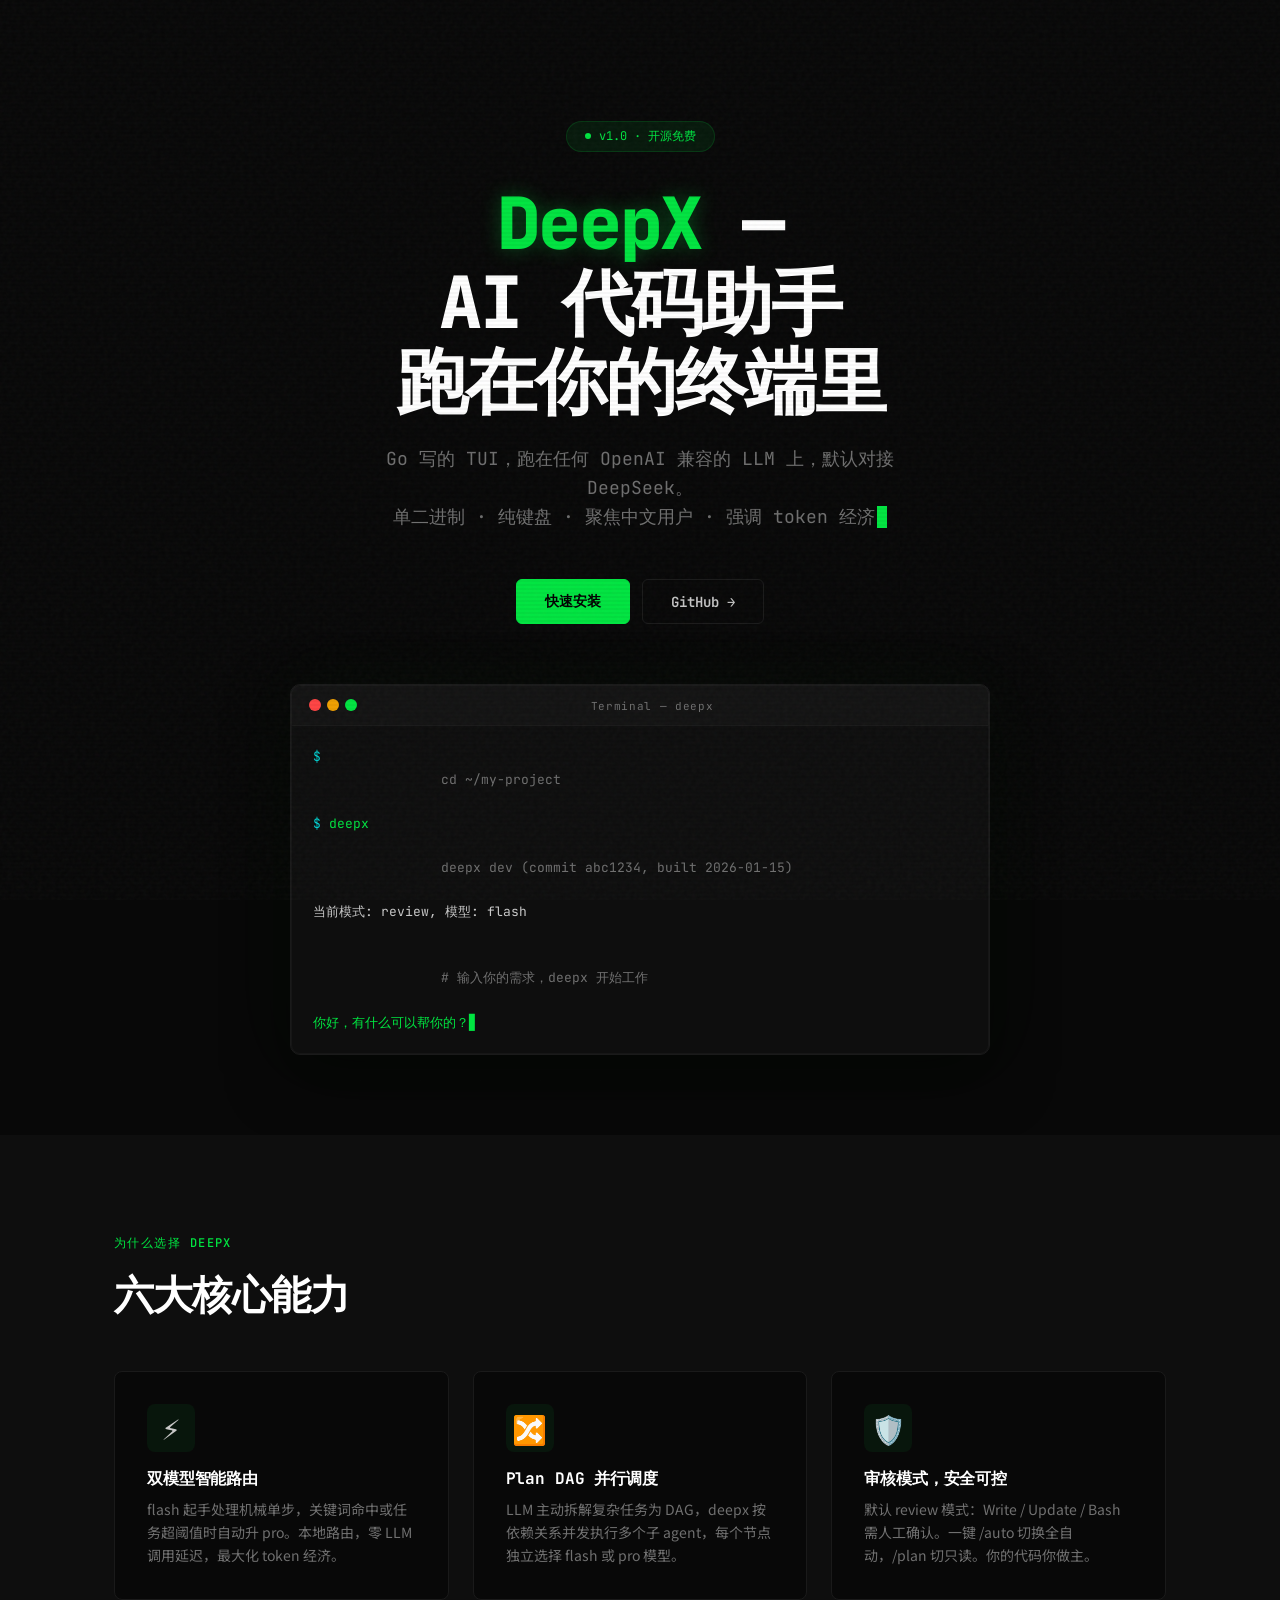
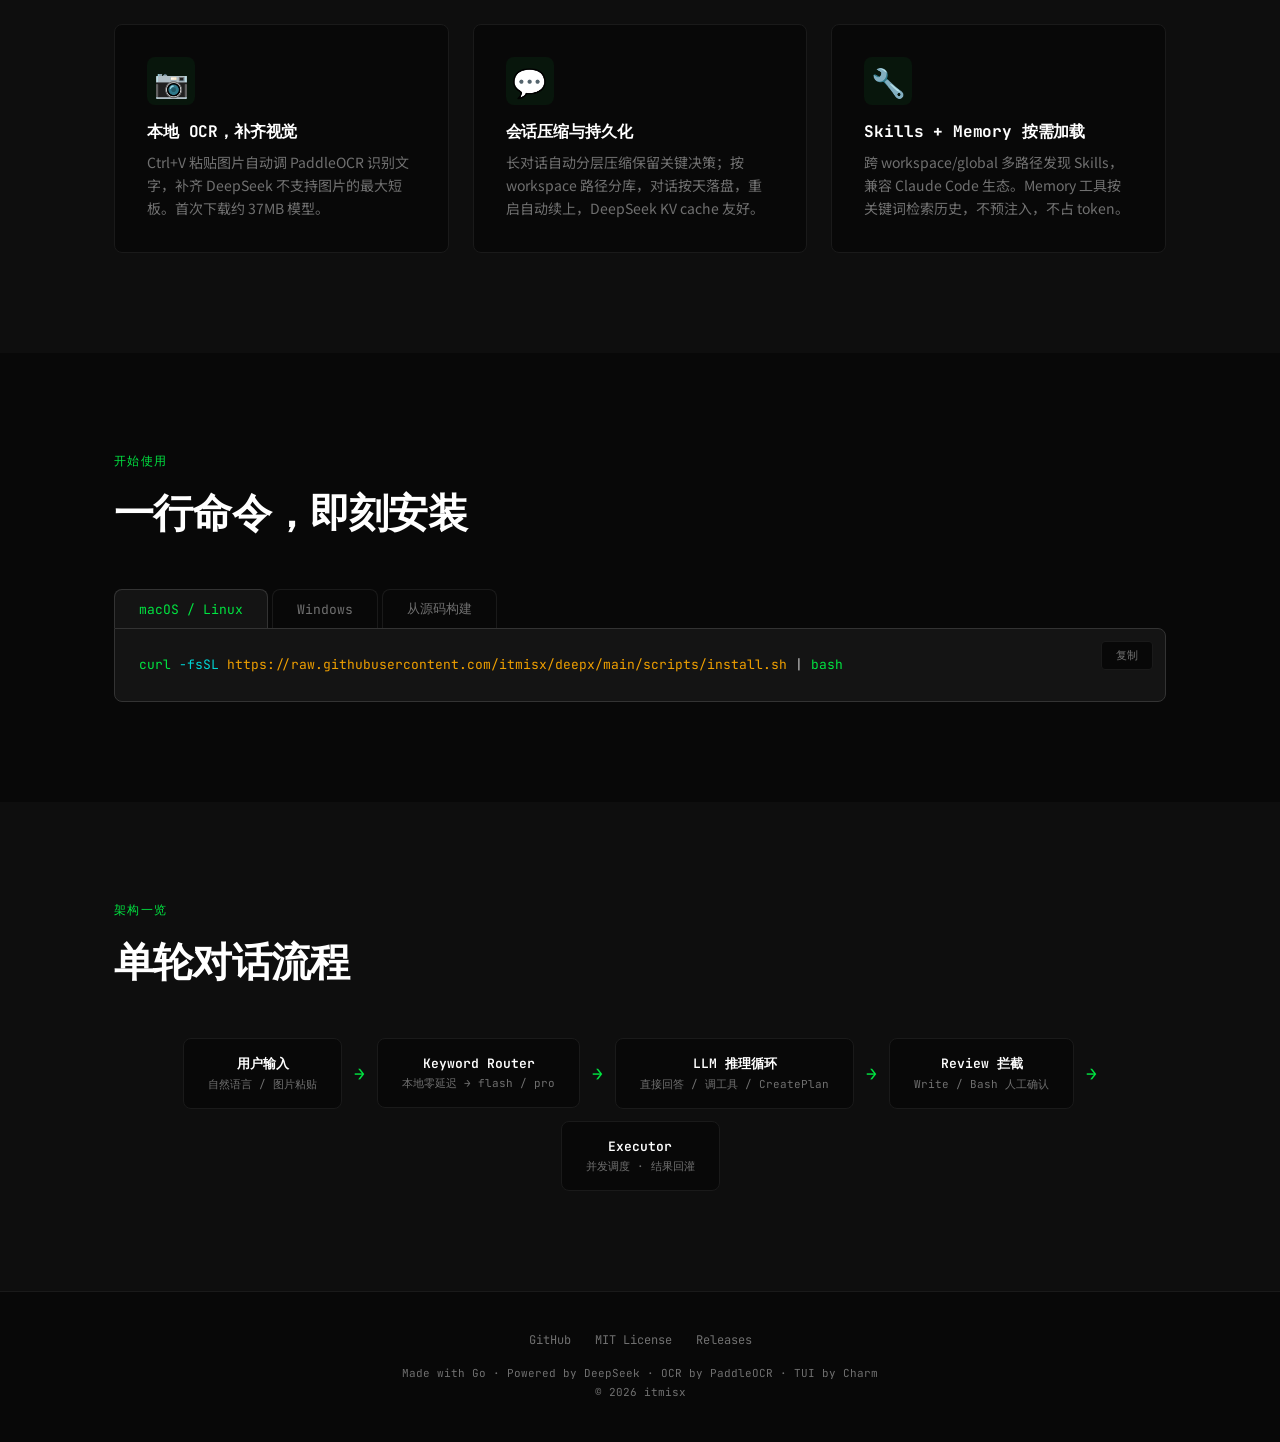
<file: index.html>
<!doctype html>
<html lang="zh-CN">
  <head>
    <meta charset="UTF-8" />
    <meta name="viewport" content="width=device-width, initial-scale=1.0" />
    <title>DeepX — AI 代码助手，跑在你的终端里</title>
    <meta
      name="description"
      content="DeepX 是 Go 写的 TUI AI 代码助手，跑在任何 OpenAI 兼容的 LLM 上，默认对接 DeepSeek。单二进制、纯键盘、聚焦中文用户。"
    />
    <link rel="preconnect" href="https://fonts.googleapis.com" />
    <link rel="preconnect" href="https://fonts.gstatic.com" crossorigin />
    <link
      href="https://fonts.googleapis.com/css2?family=JetBrains+Mono:ital,wght@0,400;0,500;0,700;0,800;1,400&family=Noto+Sans+SC:wght@400;500;700&display=swap"
      rel="stylesheet"
    />
    <style>
      /* ── Reset & Vars ── */
      *,
      *::before,
      *::after {
        box-sizing: border-box;
        margin: 0;
        padding: 0;
      }
      :root {
        --bg: #080808;
        --bg-card: #0e0e0e;
        --bg-elevated: #141414;
        --fg: #c8c8c8;
        --fg-dim: #707070;
        --green: #00e541;
        --green-dim: #00c037;
        --amber: #f0a000;
        --amber-dim: #c08000;
        --red: #ff4444;
        --cyan: #00d4d4;
        --border: #1a1a1a;
        --font-mono: "JetBrains Mono", monospace;
        --font-sans: "Noto Sans SC", system-ui, sans-serif;
        --max-w: 1100px;
      }
      html {
        scroll-behavior: smooth;
        background: var(--bg);
        color: var(--fg);
        font-family: var(--font-sans);
        -webkit-font-smoothing: antialiased;
      }
      body {
        min-height: 100vh;
        overflow-x: hidden;
      }

      /* ── Noise Overlay ── */
      body::before {
        content: "";
        position: fixed;
        inset: 0;
        z-index: 9999;
        pointer-events: none;
        opacity: 0.035;
        background-image: url("data:image/svg+xml,%3Csvg viewBox='0 0 256 256' xmlns='http://www.w3.org/2000/svg'%3E%3Cfilter id='n'%3E%3CfeTurbulence type='fractalNoise' baseFrequency='.8' numOctaves='4' stitchTiles='stitch'/%3E%3C/filter%3E%3Crect width='100%25' height='100%25' filter='url(%23n)'/%3E%3C/svg%3E");
      }

      /* ── Scanlines ── */
      .scanlines {
        position: fixed;
        inset: 0;
        z-index: 9998;
        pointer-events: none;
        background: repeating-linear-gradient(
          0deg,
          transparent,
          transparent 2px,
          rgba(0, 0, 0, 0.03) 2px,
          rgba(0, 0, 0, 0.03) 4px
        );
      }

      /* ── Layout ── */
      .container {
        max-width: var(--max-w);
        margin: 0 auto;
        padding: 0 24px;
      }
      section {
        padding: 100px 0;
        position: relative;
      }

      /* ── Grid BG ── */
      .grid-bg {
        position: absolute;
        inset: 0;
        overflow: hidden;
        pointer-events: none;
        z-index: 0;
        opacity: 0.03;
        background-image:
          linear-gradient(rgba(255, 255, 255, 0.05) 1px, transparent 1px),
          linear-gradient(90deg, rgba(255, 255, 255, 0.05) 1px, transparent 1px);
        background-size: 60px 60px;
      }

      /* ── Typography ── */
      h1,
      h2,
      h3,
      .mono {
        font-family: var(--font-mono);
      }
      h2 {
        font-size: clamp(28px, 4vw, 40px);
        font-weight: 700;
        letter-spacing: -0.02em;
        margin-bottom: 48px;
        color: #fff;
      }
      h3 {
        font-size: 16px;
        font-weight: 700;
        letter-spacing: -0.01em;
        color: #fff;
        margin-bottom: 8px;
      }
      .section-label {
        font-family: var(--font-mono);
        font-size: 12px;
        font-weight: 500;
        color: var(--green);
        letter-spacing: 0.12em;
        text-transform: uppercase;
        margin-bottom: 16px;
        display: block;
      }
      p {
        line-height: 1.75;
        color: var(--fg-dim);
        font-size: 15px;
      }

      /* ── Hero ── */
      .hero {
        padding: 120px 0 80px;
        text-align: center;
        position: relative;
        overflow: hidden;
      }
      .hero .grid-bg {
        opacity: 0.04;
      }
      .hero-badge {
        display: inline-flex;
        align-items: center;
        gap: 8px;
        background: rgba(0, 229, 65, 0.08);
        border: 1px solid rgba(0, 229, 65, 0.15);
        border-radius: 100px;
        padding: 6px 18px;
        font-family: var(--font-mono);
        font-size: 12px;
        color: var(--green);
        margin-bottom: 32px;
      }
      .hero-badge .dot {
        width: 6px;
        height: 6px;
        background: var(--green);
        border-radius: 50%;
        animation: pulse-dot 2s infinite;
      }
      @keyframes pulse-dot {
        0%,
        100% {
          opacity: 1;
        }
        50% {
          opacity: 0.3;
        }
      }
      .hero h1 {
        font-size: clamp(40px, 7vw, 72px);
        font-weight: 800;
        letter-spacing: -0.03em;
        color: #fff;
        line-height: 1.1;
        margin-bottom: 24px;
      }
      .hero h1 .accent {
        color: var(--green);
      }
      .hero .tagline {
        font-family: var(--font-mono);
        font-size: clamp(14px, 2vw, 18px);
        color: var(--fg-dim);
        max-width: 600px;
        margin: 0 auto 48px;
        line-height: 1.6;
      }
      .hero .tagline .cursor {
        display: inline-block;
        width: 10px;
        height: 1.2em;
        background: var(--green);
        vertical-align: text-bottom;
        margin-left: 2px;
        animation: blink 1s step-end infinite;
      }
      @keyframes blink {
        0%,
        100% {
          opacity: 1;
        }
        50% {
          opacity: 0;
        }
      }

      /* ── Terminal Mockup ── */
      .term-wrap {
        max-width: 700px;
        margin: 0 auto;
        position: relative;
        z-index: 1;
      }
      .term {
        background: var(--bg-card);
        border: 1px solid var(--border);
        border-radius: 10px;
        overflow: hidden;
        text-align: left;
        box-shadow:
          0 20px 60px rgba(0, 0, 0, 0.5),
          0 0 0 1px rgba(255, 255, 255, 0.03) inset,
          0 0 80px rgba(0, 229, 65, 0.03);
      }
      .term-bar {
        display: flex;
        align-items: center;
        gap: 6px;
        padding: 14px 18px;
        background: rgba(255, 255, 255, 0.02);
        border-bottom: 1px solid var(--border);
      }
      .term-bar span {
        width: 12px;
        height: 12px;
        border-radius: 50%;
      }
      .term-bar .t-red {
        background: var(--red);
      }
      .term-bar .t-amber {
        background: var(--amber);
      }
      .term-bar .t-green {
        background: var(--green);
      }
      .term-bar .t-title {
        flex: 1;
        text-align: center;
        font-family: var(--font-mono);
        font-size: 11px;
        color: var(--fg-dim);
        letter-spacing: 0.06em;
        margin-right: 30px;
      }
      .term-body {
        padding: 20px 22px;
        font-family: var(--font-mono);
        font-size: 13px;
        line-height: 1.7;
        overflow-x: auto;
      }
      .term-body .line {
        white-space: pre;
        color: var(--fg-dim);
      }
      .term-body .line.prompt {
        color: var(--green);
      }
      .term-body .line.prompt::before {
        content: "$ ";
        color: var(--cyan);
      }
      .term-body .line.output {
        color: var(--fg);
        padding-left: 0;
      }
      .term-body .line .dim {
        color: var(--fg-dim);
      }
      .term-body .cursor-line {
        color: var(--green);
      }
      .term-body .cursor-line::after {
        content: "▊";
        display: inline-block;
        animation: blink 1s step-end infinite;
      }

      /* ── Buttons ── */
      .btn {
        display: inline-flex;
        align-items: center;
        gap: 8px;
        padding: 12px 28px;
        border-radius: 6px;
        font-family: var(--font-mono);
        font-size: 14px;
        font-weight: 600;
        text-decoration: none;
        cursor: pointer;
        transition: all 0.2s;
        border: 1px solid transparent;
      }
      .btn-primary {
        background: var(--green);
        color: #000;
        border-color: var(--green);
      }
      .btn-primary:hover {
        background: var(--green-dim);
        border-color: var(--green-dim);
      }
      .btn-ghost {
        background: transparent;
        color: var(--fg);
        border-color: var(--border);
      }
      .btn-ghost:hover {
        background: var(--bg-elevated);
        border-color: #333;
      }
      .hero-actions {
        display: flex;
        gap: 12px;
        justify-content: center;
        flex-wrap: wrap;
        margin-bottom: 60px;
      }

      /* ── Features ── */
      .features {
        background: var(--bg-card);
        position: relative;
      }
      .features-grid {
        display: grid;
        grid-template-columns: repeat(auto-fit, minmax(300px, 1fr));
        gap: 24px;
        position: relative;
        z-index: 1;
      }
      .feat-card {
        background: var(--bg);
        border: 1px solid var(--border);
        border-radius: 8px;
        padding: 32px;
        transition:
          border-color 0.3s,
          transform 0.3s;
        position: relative;
        overflow: hidden;
      }
      .feat-card:hover {
        border-color: #333;
        transform: translateY(-2px);
      }
      .feat-card::before {
        content: "";
        position: absolute;
        top: 0;
        left: 0;
        width: 100%;
        height: 1px;
        background: linear-gradient(
          90deg,
          transparent,
          var(--green),
          transparent
        );
        opacity: 0;
        transition: opacity 0.3s;
      }
      .feat-card:hover::before {
        opacity: 1;
      }
      .feat-icon {
        font-size: 28px;
        margin-bottom: 16px;
        display: block;
        width: 48px;
        height: 48px;
        display: flex;
        align-items: center;
        justify-content: center;
        background: rgba(0, 229, 65, 0.06);
        border-radius: 8px;
      }
      .feat-card p {
        font-size: 14px;
        line-height: 1.65;
      }

      /* ── Install ── */
      .install-tabs {
        display: flex;
        gap: 4px;
        margin-bottom: 0;
        flex-wrap: wrap;
        position: relative;
        z-index: 1;
      }
      .install-tab {
        padding: 10px 24px;
        font-family: var(--font-mono);
        font-size: 13px;
        cursor: pointer;
        border: 1px solid var(--border);
        border-bottom: none;
        border-radius: 8px 8px 0 0;
        background: var(--bg);
        color: var(--fg-dim);
        transition: all 0.2s;
      }
      .install-tab.active {
        background: var(--bg-elevated);
        color: var(--green);
        border-color: #333 #333 var(--bg-elevated);
      }
      .install-tab:hover:not(.active) {
        color: var(--fg);
      }
      .code-block {
        background: var(--bg-elevated);
        border: 1px solid #333;
        border-radius: 0 8px 8px 8px;
        padding: 24px;
        font-family: var(--font-mono);
        font-size: 13px;
        line-height: 1.8;
        position: relative;
        overflow-x: auto;
        display: none;
        z-index: 1;
      }
      .code-block.active {
        display: block;
      }
      .code-block .c1 {
        color: var(--green);
      }
      .code-block .c2 {
        color: var(--cyan);
      }
      .code-block .c3 {
        color: var(--amber);
      }
      .code-block .comment {
        color: var(--fg-dim);
      }
      .copy-btn {
        position: absolute;
        top: 12px;
        right: 12px;
        padding: 6px 14px;
        font-family: var(--font-mono);
        font-size: 11px;
        background: var(--bg);
        border: 1px solid var(--border);
        color: var(--fg-dim);
        border-radius: 4px;
        cursor: pointer;
        transition: all 0.2s;
      }
      .copy-btn:hover {
        color: var(--green);
        border-color: var(--green);
      }

      /* ── Architecture ── */
      .arch-flow {
        display: flex;
        align-items: center;
        justify-content: center;
        flex-wrap: wrap;
        gap: 12px;
        position: relative;
        z-index: 1;
        font-family: var(--font-mono);
        font-size: 12px;
      }
      .arch-node {
        padding: 16px 24px;
        border: 1px solid var(--border);
        border-radius: 8px;
        background: var(--bg);
        text-align: center;
        white-space: nowrap;
        transition: border-color 0.3s;
      }
      .arch-node:hover {
        border-color: var(--green);
      }
      .arch-node .n-title {
        color: #fff;
        font-weight: 600;
        font-size: 13px;
        margin-bottom: 4px;
      }
      .arch-node .n-sub {
        color: var(--fg-dim);
        font-size: 11px;
      }
      .arch-arrow {
        color: var(--green);
        font-size: 18px;
        font-weight: 700;
      }

      /* ── Footer ── */
      footer {
        border-top: 1px solid var(--border);
        padding: 40px 0;
        text-align: center;
        font-family: var(--font-mono);
        font-size: 12px;
        color: var(--fg-dim);
      }
      footer a {
        color: var(--fg-dim);
        text-decoration: none;
        transition: color 0.2s;
      }
      footer a:hover {
        color: var(--green);
      }
      footer .footer-links {
        display: flex;
        gap: 24px;
        justify-content: center;
        flex-wrap: wrap;
        margin-bottom: 16px;
      }

      /* ── Reveal Animations ── */
      .reveal {
        opacity: 0;
        transform: translateY(30px);
        transition:
          opacity 0.6s ease,
          transform 0.6s ease;
      }
      .reveal.visible {
        opacity: 1;
        transform: translateY(0);
      }
      .reveal-d1 {
        transition-delay: 0.1s;
      }
      .reveal-d2 {
        transition-delay: 0.2s;
      }
      .reveal-d3 {
        transition-delay: 0.3s;
      }
      .reveal-d4 {
        transition-delay: 0.4s;
      }
      .reveal-d5 {
        transition-delay: 0.5s;
      }
      .reveal-d6 {
        transition-delay: 0.6s;
      }

      /* ── Responsive ── */
      @media (max-width: 768px) {
        section {
          padding: 60px 0;
        }
        .hero {
          padding: 80px 0 60px;
        }
        .hero h1 {
          font-size: 36px;
        }
        .term-body {
          font-size: 11px;
          padding: 16px;
        }
        .arch-flow {
          flex-direction: column;
          gap: 8px;
        }
        .arch-arrow {
          transform: rotate(90deg);
        }
        .features-grid {
          grid-template-columns: 1fr;
        }
      }

      /* ── Green glow utility ── */
      .glow {
        text-shadow: 0 0 20px rgba(0, 229, 65, 0.3);
      }
    </style>
  </head>
  <body>
    <div class="scanlines"></div>

    <!-- ═══════════ HERO ═══════════ -->
    <section class="hero">
      <div class="grid-bg"></div>
      <div class="container">
        <div class="hero-badge reveal">
          <span class="dot"></span> v1.0 · 开源免费
        </div>
        <h1 class="reveal reveal-d1">
          <span class="accent glow">DeepX</span> —<br />AI 代码助手<br />跑在你的终端里
        </h1>
        <p class="tagline reveal reveal-d2">
          Go 写的 TUI，跑在任何 OpenAI 兼容的 LLM 上，默认对接 DeepSeek。<br />
          单二进制 · 纯键盘 · 聚焦中文用户 · 强调 token 经济<span
            class="cursor"
          ></span>
        </p>
        <div class="hero-actions reveal reveal-d3">
          <a href="#install" class="btn btn-primary">快速安装</a>
          <a
            href="https://github.com/itmisx/deepx"
            class="btn btn-ghost"
            target="_blank"
            >GitHub →</a
          >
        </div>

        <!-- Terminal Mockup -->
        <div class="term-wrap reveal reveal-d4">
          <div class="term">
            <div class="term-bar">
              <span class="t-red"></span><span class="t-amber"></span
              ><span class="t-green"></span>
              <span class="t-title">Terminal — deepx</span>
            </div>
            <div class="term-body">
              <div class="line prompt">
                <span class="dim">cd ~/my-project</span>
              </div>
              <div class="line prompt">deepx</div>
              <div class="line output">
                <span class="dim"
                  >deepx dev (commit abc1234, built 2026-01-15)</span
                >
              </div>
              <div class="line output">当前模式: review, 模型: flash</div>
              <div class="line output">&nbsp;</div>
              <div class="line output">
                <span class="dim"># 输入你的需求，deepx 开始工作</span>
              </div>
              <div class="line cursor-line">你好，有什么可以帮你的？</div>
            </div>
          </div>
        </div>
      </div>
    </section>

    <!-- ═══════════ FEATURES ═══════════ -->
    <section class="features">
      <div class="grid-bg"></div>
      <div class="container">
        <span class="section-label reveal">为什么选择 DeepX</span>
        <h2 class="reveal reveal-d1">六大核心能力</h2>
        <div class="features-grid">
          <div class="feat-card reveal reveal-d1">
            <div class="feat-icon">⚡</div>
            <h3>双模型智能路由</h3>
            <p>
              flash 起手处理机械单步，关键词命中或任务超阈值时自动升
              pro。本地路由，零 LLM 调用延迟，最大化 token 经济。
            </p>
          </div>

          <div class="feat-card reveal reveal-d2">
            <div class="feat-icon">🔀</div>
            <h3>Plan DAG 并行调度</h3>
            <p>
              LLM 主动拆解复杂任务为 DAG，deepx 按依赖关系并发执行多个子
              agent，每个节点独立选择 flash 或 pro 模型。
            </p>
          </div>

          <div class="feat-card reveal reveal-d3">
            <div class="feat-icon">🛡️</div>
            <h3>审核模式，安全可控</h3>
            <p>
              默认 review 模式：Write / Update / Bash 需人工确认。一键 /auto
              切换全自动，/plan 切只读。你的代码你做主。
            </p>
          </div>

          <div class="feat-card reveal reveal-d4">
            <div class="feat-icon">📷</div>
            <h3>本地 OCR，补齐视觉</h3>
            <p>
              Ctrl+V 粘贴图片自动调 PaddleOCR 识别文字，补齐 DeepSeek
              不支持图片的最大短板。首次下载约 37MB 模型。
            </p>
          </div>

          <div class="feat-card reveal reveal-d5">
            <div class="feat-icon">💬</div>
            <h3>会话压缩与持久化</h3>
            <p>
              长对话自动分层压缩保留关键决策；按 workspace
              路径分库，对话按天落盘，重启自动续上，DeepSeek KV cache 友好。
            </p>
          </div>

          <div class="feat-card reveal reveal-d6">
            <div class="feat-icon">🔧</div>
            <h3>Skills + Memory 按需加载</h3>
            <p>
              跨 workspace/global 多路径发现 Skills，兼容 Claude Code
              生态。Memory 工具按关键词检索历史，不预注入，不占 token。
            </p>
          </div>
        </div>
      </div>
    </section>

    <!-- ═══════════ INSTALL ═══════════ -->
    <section id="install">
      <div class="container">
        <span class="section-label reveal">开始使用</span>
        <h2 class="reveal reveal-d1">一行命令，即刻安装</h2>

        <div class="install-tabs reveal reveal-d2">
          <button class="install-tab active" data-tab="tab-mac">
            macOS / Linux
          </button>
          <button class="install-tab" data-tab="tab-win">Windows</button>
          <button class="install-tab" data-tab="tab-src">从源码构建</button>
        </div>

        <div class="code-block active reveal reveal-d3" id="tab-mac">
          <button
            class="copy-btn"
            data-copy="curl -fsSL https://raw.githubusercontent.com/itmisx/deepx/main/scripts/install.sh | bash"
          >
            复制
          </button>
          <span class="c1">curl</span> <span class="c2">-fsSL</span>
          <span class="c3"
            >https://raw.githubusercontent.com/itmisx/deepx/main/scripts/install.sh</span
          >
          | <span class="c1">bash</span>
        </div>

        <div class="code-block reveal reveal-d3" id="tab-win">
          <button
            class="copy-btn"
            data-copy="irm https://raw.githubusercontent.com/itmisx/deepx/main/scripts/install.ps1 | iex"
          >
            复制
          </button>
          <span class="c1">irm</span>
          <span class="c3"
            >https://raw.githubusercontent.com/itmisx/deepx/main/scripts/install.ps1</span
          >
          | <span class="c1">iex</span>
        </div>

        <div class="code-block reveal reveal-d3" id="tab-src">
          <button
            class="copy-btn"
            data-copy="git clone https://github.com/itmisx/deepx.git && cd deepx && go build ."
          >
            复制
          </button>
          <span class="c1">git</span> clone
          <span class="c3">https://github.com/itmisx/deepx.git</span><br />
          <span class="c1">cd</span> deepx<br />
          <span class="c1">go</span> build .
          <span class="comment"># 需要 Go 1.25+，Windows 产物为 deepx.exe</span>
        </div>
      </div>
    </section>

    <!-- ═══════════ ARCHITECTURE ═══════════ -->
    <section style="background: var(--bg-card)">
      <div class="grid-bg"></div>
      <div class="container">
        <span class="section-label reveal">架构一览</span>
        <h2 class="reveal reveal-d1">单轮对话流程</h2>
        <div class="arch-flow reveal reveal-d2">
          <div class="arch-node">
            <div class="n-title">用户输入</div>
            <div class="n-sub">自然语言 / 图片粘贴</div>
          </div>
          <span class="arch-arrow">→</span>
          <div class="arch-node">
            <div class="n-title">Keyword Router</div>
            <div class="n-sub">本地零延迟 → flash / pro</div>
          </div>
          <span class="arch-arrow">→</span>
          <div class="arch-node">
            <div class="n-title">LLM 推理循环</div>
            <div class="n-sub">直接回答 / 调工具 / CreatePlan</div>
          </div>
          <span class="arch-arrow">→</span>
          <div class="arch-node">
            <div class="n-title">Review 拦截</div>
            <div class="n-sub">Write / Bash 人工确认</div>
          </div>
          <span class="arch-arrow">→</span>
          <div class="arch-node">
            <div class="n-title">Executor</div>
            <div class="n-sub">并发调度 · 结果回灌</div>
          </div>
        </div>
      </div>
    </section>

    <!-- ═══════════ FOOTER ═══════════ -->
    <footer>
      <div class="container">
        <div class="footer-links">
          <a href="https://github.com/itmisx/deepx" target="_blank">GitHub</a>
          <a
            href="https://github.com/itmisx/deepx/blob/main/LICENSE"
            target="_blank"
            >MIT License</a
          >
          <a href="https://github.com/itmisx/deepx/releases" target="_blank"
            >Releases</a
          >
        </div>
        <p style="font-size: 11px; color: var(--fg-dim)">
          Made with Go · Powered by DeepSeek · OCR by PaddleOCR · TUI by
          Charm<br />
          &copy; 2026 itmisx
        </p>
      </div>
    </footer>

    <script>
      // ── Tab switching ──
      document.querySelectorAll(".install-tab").forEach((tab) => {
        tab.addEventListener("click", () => {
          document
            .querySelectorAll(".install-tab")
            .forEach((t) => t.classList.remove("active"));
          document
            .querySelectorAll(".code-block")
            .forEach((b) => b.classList.remove("active"));
          tab.classList.add("active");
          document.getElementById(tab.dataset.tab).classList.add("active");
        });
      });

      // ── Copy button ──
      document.querySelectorAll(".copy-btn").forEach((btn) => {
        btn.addEventListener("click", () => {
          const text = btn.dataset.copy;
          navigator.clipboard.writeText(text).then(() => {
            const orig = btn.textContent;
            btn.textContent = "已复制!";
            btn.style.color = "var(--green)";
            btn.style.borderColor = "var(--green)";
            setTimeout(() => {
              btn.textContent = orig;
              btn.style.color = "";
              btn.style.borderColor = "";
            }, 1500);
          });
        });
      });

      // ── Scroll reveal ──
      const observer = new IntersectionObserver(
        (entries) => {
          entries.forEach((entry) => {
            if (entry.isIntersecting) {
              entry.target.classList.add("visible");
            }
          });
        },
        { threshold: 0.15, rootMargin: "0px 0px -40px 0px" },
      );

      document
        .querySelectorAll(".reveal")
        .forEach((el) => observer.observe(el));

      // Trigger initial visible elements immediately
      setTimeout(() => {
        document.querySelectorAll(".reveal").forEach((el) => {
          const rect = el.getBoundingClientRect();
          if (rect.top < window.innerHeight) el.classList.add("visible");
        });
      }, 100);
    </script>
  </body>
</html>
</file>
